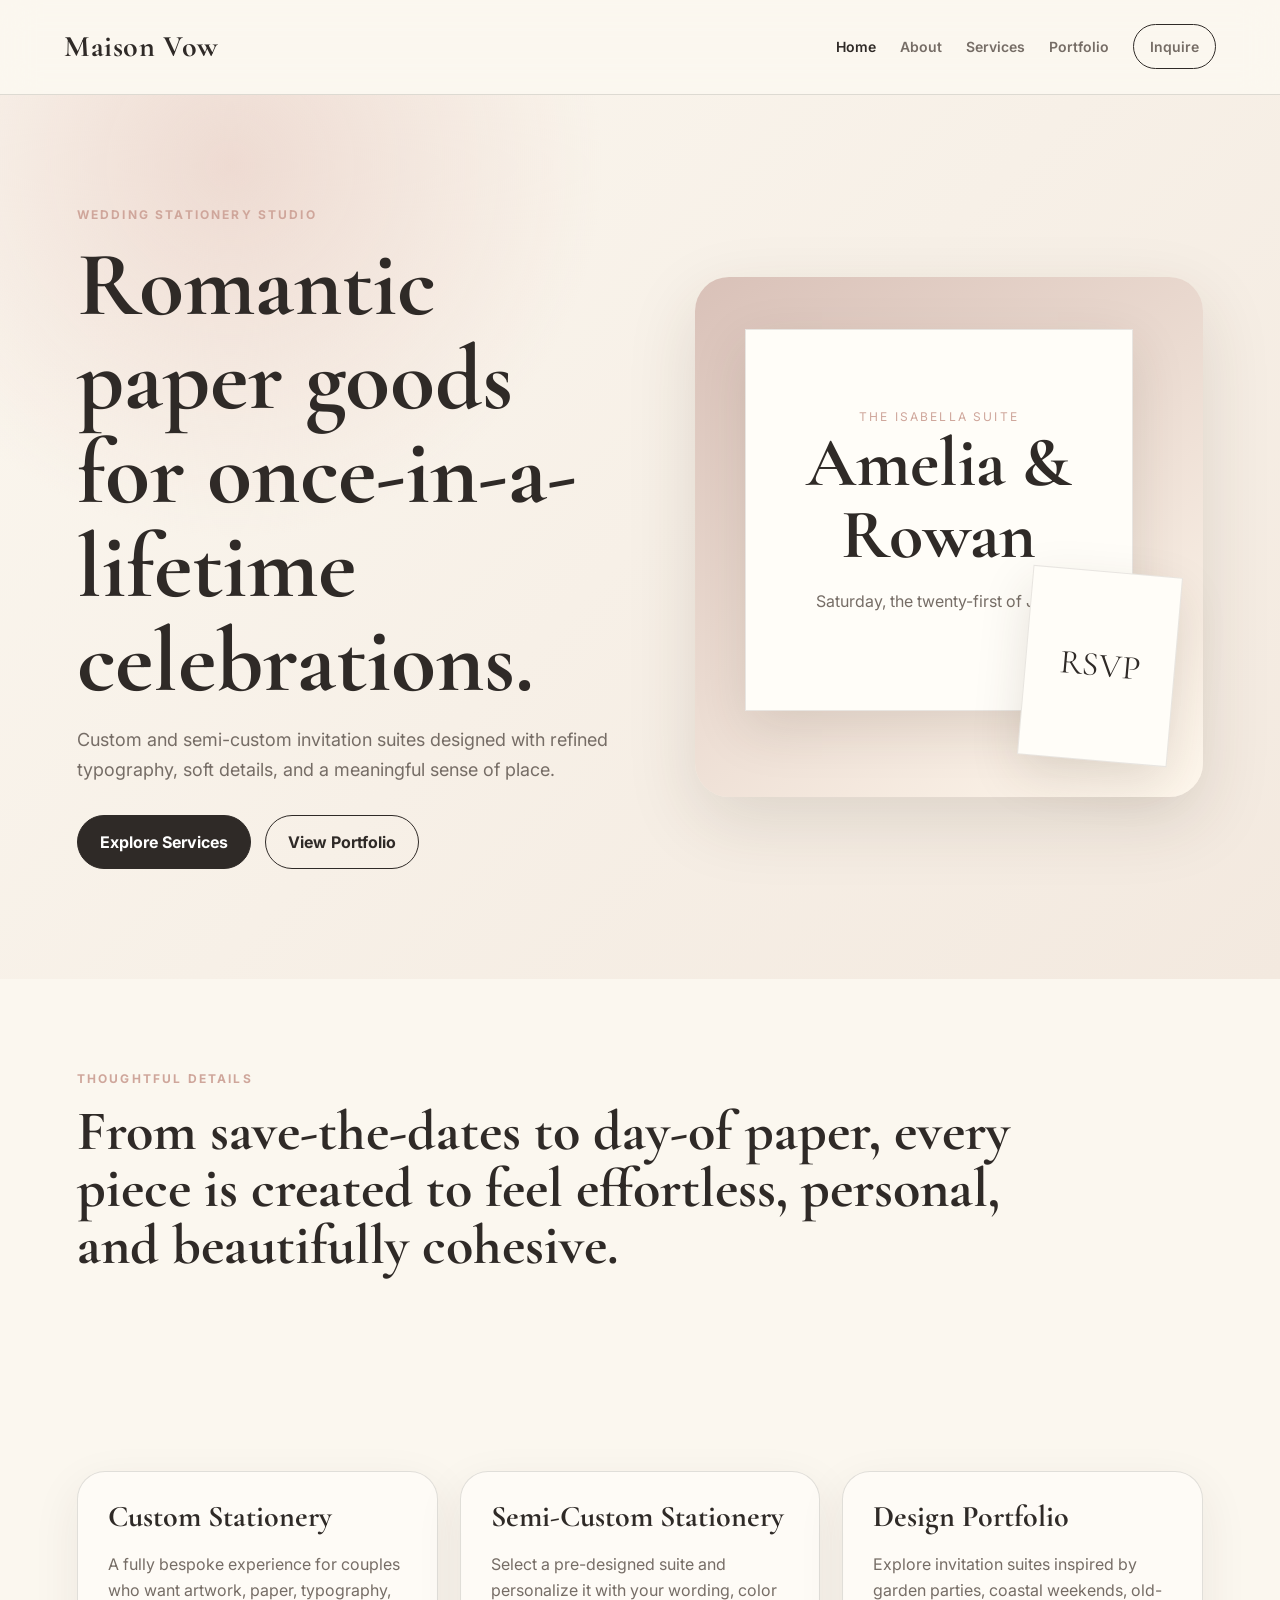
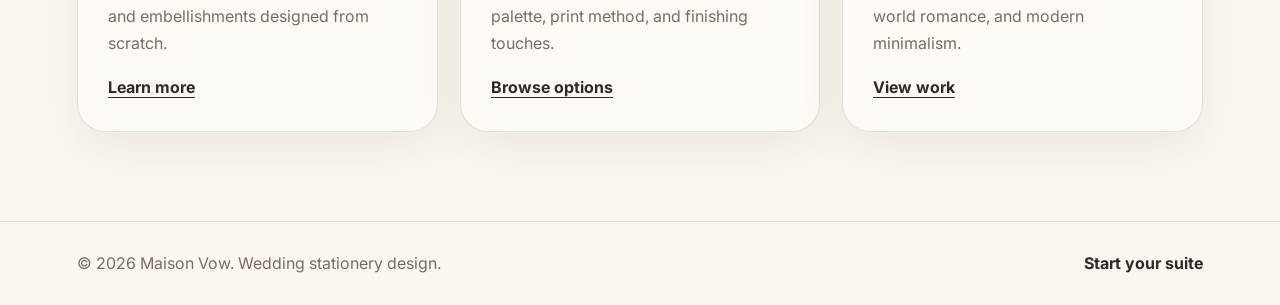
<file: index.html>
<!DOCTYPE html>
<html lang="en">
<head>
  <meta charset="UTF-8" />
  <meta name="viewport" content="width=device-width, initial-scale=1.0" />
  <title>Maison Vow | Wedding Invitation Design</title>
  <link rel="preconnect" href="https://fonts.googleapis.com">
  <link rel="preconnect" href="https://fonts.gstatic.com" crossorigin>
  <link href="https://fonts.googleapis.com/css2?family=Cormorant+Garamond:wght@500;600;700&family=Inter:wght@400;500;600&display=swap" rel="stylesheet">
  <link rel="stylesheet" href="styles.css" />
</head>
<body>
  <header class="site-header">
    <a class="logo" href="index.html">Maison Vow</a>
    <button class="nav-toggle" aria-label="Open navigation">☰</button>
    <nav class="nav-menu">
      <a href="index.html">Home</a>
      <a href="about.html">About</a>
      <a href="services.html">Services</a>
      <a href="portfolio.html">Portfolio</a>
      <a href="contact.html" class="nav-cta">Inquire</a>
    </nav>
  </header>

  <main>
    <section class="hero">
      <div class="hero-copy reveal">
        <p class="eyebrow">Wedding stationery studio</p>
        <h1>Romantic paper goods for once-in-a-lifetime celebrations.</h1>
        <p>Custom and semi-custom invitation suites designed with refined typography, soft details, and a meaningful sense of place.</p>
        <div class="button-row">
          <a class="btn primary" href="services.html">Explore Services</a>
          <a class="btn secondary" href="portfolio.html">View Portfolio</a>
        </div>
      </div>
      <div class="hero-card reveal delay-1">
        <div class="paper paper-large">
          <span>The Isabella Suite</span>
          <h2>Amelia & Rowan</h2>
          <p>Saturday, the twenty-first of June</p>
        </div>
        <div class="paper paper-small">RSVP</div>
      </div>
    </section>

    <section class="intro section-pad reveal">
      <p class="eyebrow">Thoughtful details</p>
      <h2>From save-the-dates to day-of paper, every piece is created to feel effortless, personal, and beautifully cohesive.</h2>
    </section>

    <section class="cards section-pad">
      <article class="card reveal">
        <h3>Custom Stationery</h3>
        <p>A fully bespoke experience for couples who want artwork, paper, typography, and embellishments designed from scratch.</p>
        <a href="services.html#custom">Learn more</a>
      </article>
      <article class="card reveal delay-1">
        <h3>Semi-Custom Stationery</h3>
        <p>Select a pre-designed suite and personalize it with your wording, color palette, print method, and finishing touches.</p>
        <a href="services.html#semi-custom">Browse options</a>
      </article>
      <article class="card reveal delay-2">
        <h3>Design Portfolio</h3>
        <p>Explore invitation suites inspired by garden parties, coastal weekends, old-world romance, and modern minimalism.</p>
        <a href="portfolio.html">View work</a>
      </article>
    </section>
  </main>

  <footer class="site-footer">
    <p>© <span class="year"></span> Maison Vow. Wedding stationery design.</p>
    <a href="contact.html">Start your suite</a>
  </footer>

  <script src="https://code.jquery.com/jquery-3.7.1.min.js"></script>
  <script src="script.js"></script>
</body>
</html>
</file>
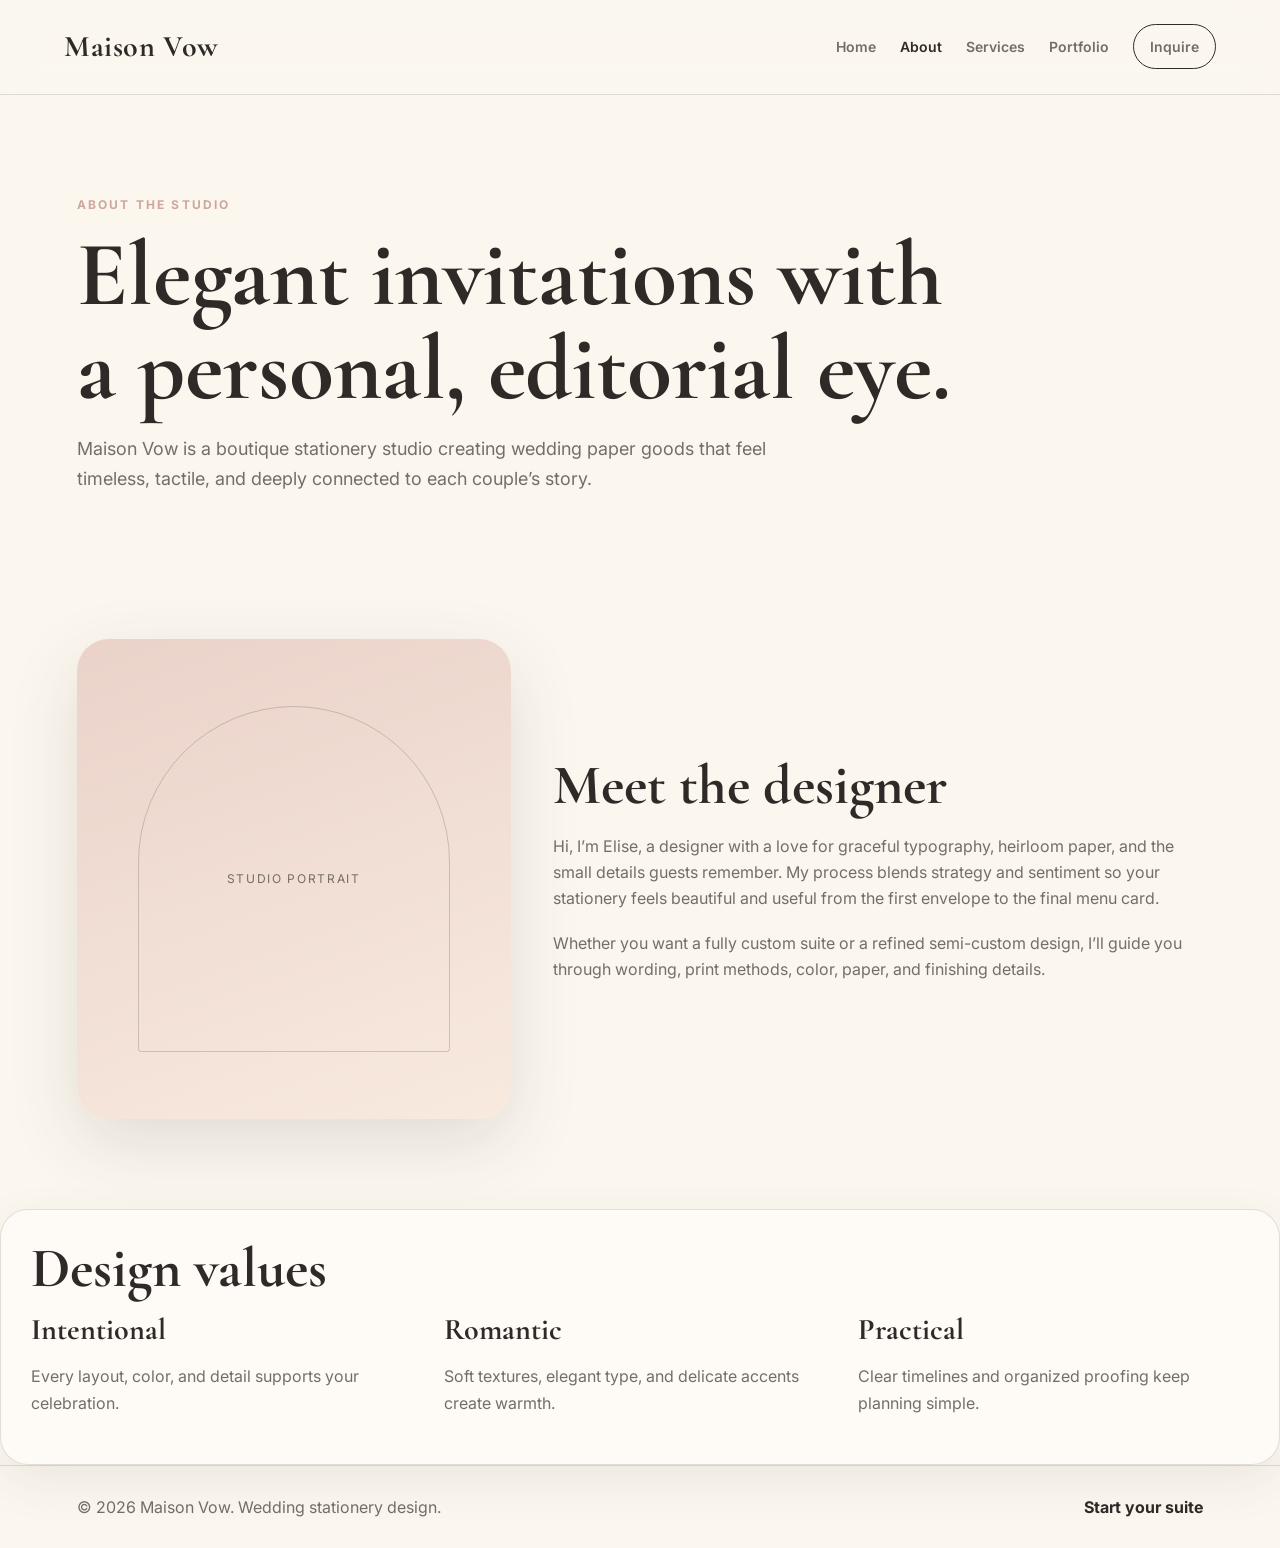
<file: about.html>
<!DOCTYPE html>
<html lang="en">
<head>
  <meta charset="UTF-8" />
  <meta name="viewport" content="width=device-width, initial-scale=1.0" />
  <title>About | Maison Vow</title>
  <link rel="preconnect" href="https://fonts.googleapis.com">
  <link rel="preconnect" href="https://fonts.gstatic.com" crossorigin>
  <link href="https://fonts.googleapis.com/css2?family=Cormorant+Garamond:wght@500;600;700&family=Inter:wght@400;500;600&display=swap" rel="stylesheet">
  <link rel="stylesheet" href="styles.css" />
</head>
<body>
  <header class="site-header">
    <a class="logo" href="index.html">Maison Vow</a>
    <button class="nav-toggle" aria-label="Open navigation">☰</button>
    <nav class="nav-menu">
      <a href="index.html">Home</a>
      <a href="about.html">About</a>
      <a href="services.html">Services</a>
      <a href="portfolio.html">Portfolio</a>
      <a href="contact.html" class="nav-cta">Inquire</a>
    </nav>
  </header>

  <main class="page">
    <section class="page-hero reveal">
      <p class="eyebrow">About the studio</p>
      <h1>Elegant invitations with a personal, editorial eye.</h1>
      <p>Maison Vow is a boutique stationery studio creating wedding paper goods that feel timeless, tactile, and deeply connected to each couple’s story.</p>
    </section>

    <section class="split section-pad">
      <div class="portrait-card reveal">
        <div class="portrait-placeholder">Studio Portrait</div>
      </div>
      <div class="split-copy reveal delay-1">
        <h2>Meet the designer</h2>
        <p>Hi, I’m Elise, a designer with a love for graceful typography, heirloom paper, and the small details guests remember. My process blends strategy and sentiment so your stationery feels beautiful and useful from the first envelope to the final menu card.</p>
        <p>Whether you want a fully custom suite or a refined semi-custom design, I’ll guide you through wording, print methods, color, paper, and finishing details.</p>
      </div>
    </section>

    <section class="values section-pad reveal">
      <h2>Design values</h2>
      <div class="value-grid">
        <div><h3>Intentional</h3><p>Every layout, color, and detail supports your celebration.</p></div>
        <div><h3>Romantic</h3><p>Soft textures, elegant type, and delicate accents create warmth.</p></div>
        <div><h3>Practical</h3><p>Clear timelines and organized proofing keep planning simple.</p></div>
      </div>
    </section>
  </main>

  <footer class="site-footer">
    <p>© <span class="year"></span> Maison Vow. Wedding stationery design.</p>
    <a href="contact.html">Start your suite</a>
  </footer>
  <script src="https://code.jquery.com/jquery-3.7.1.min.js"></script>
  <script src="script.js"></script>
</body>
</html>
</file>
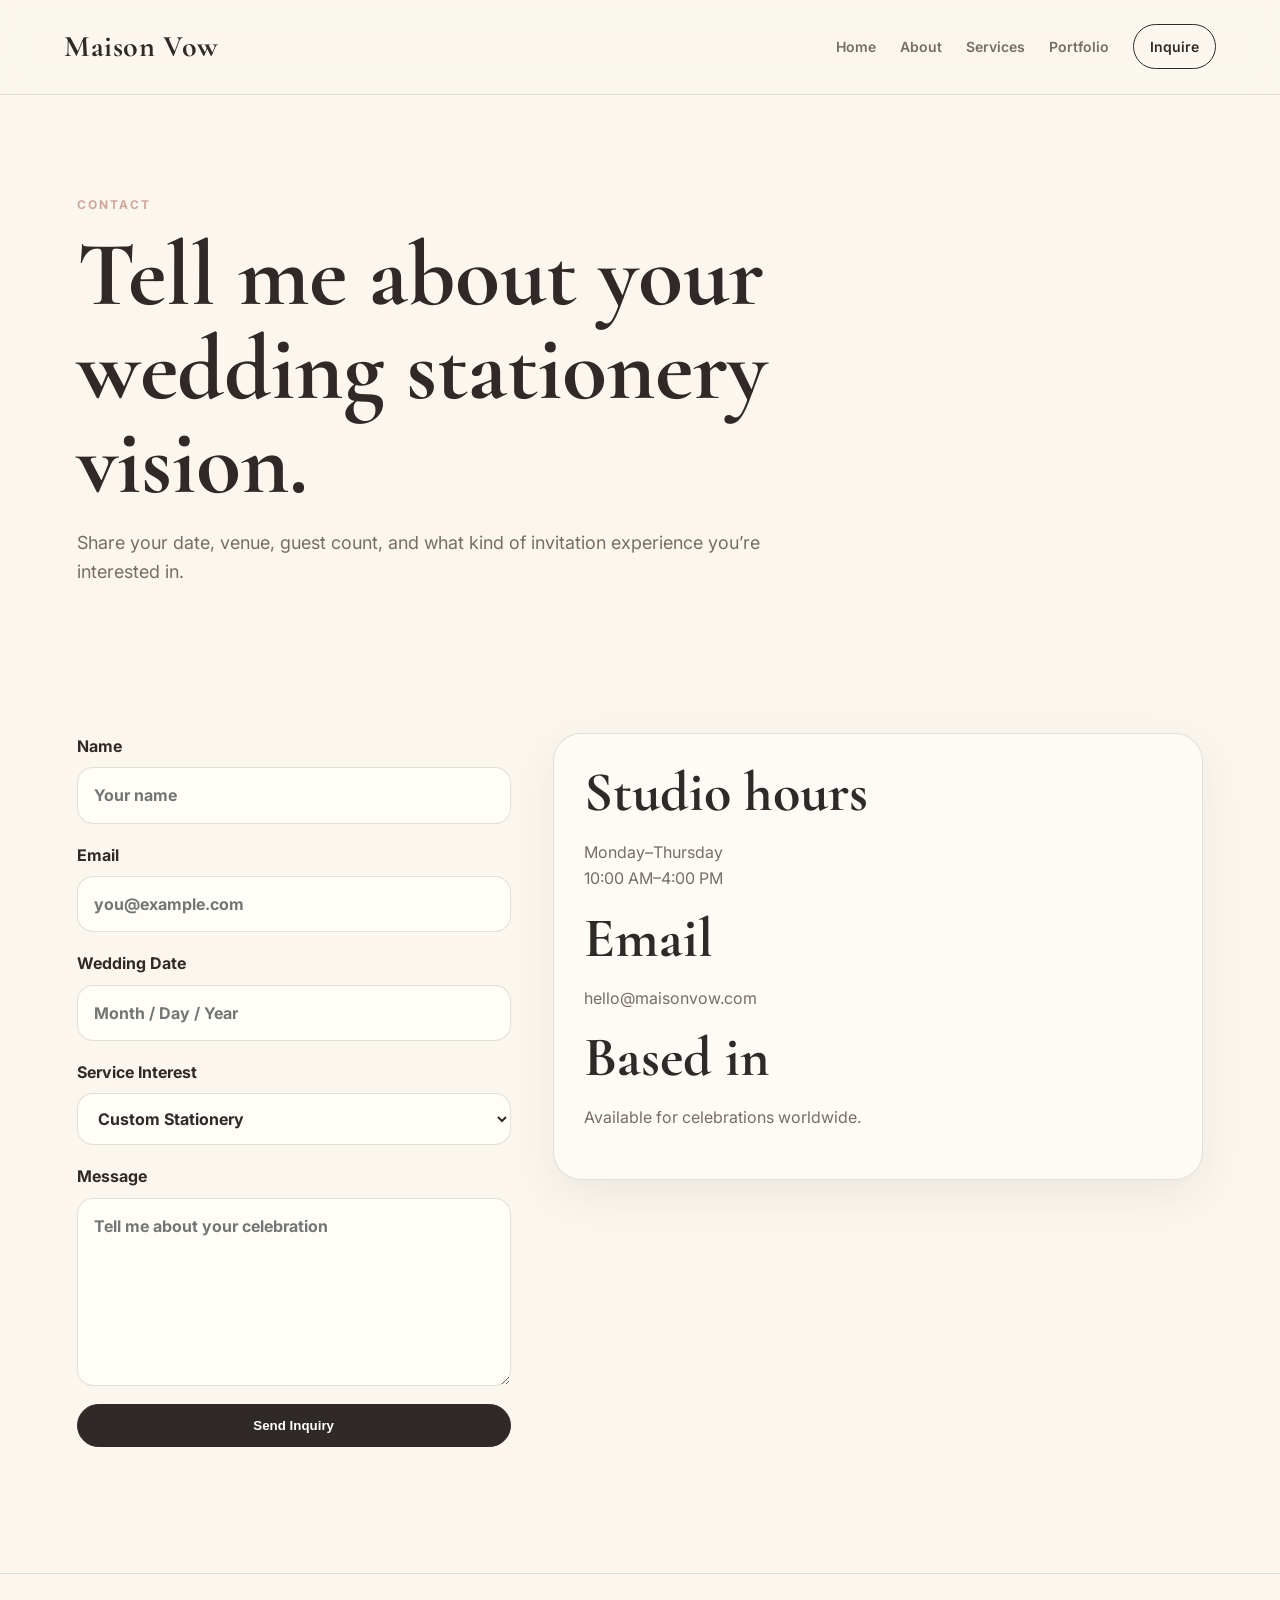
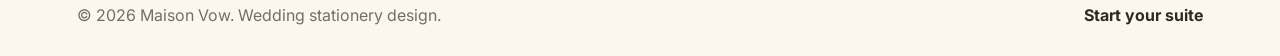
<file: contact.html>
<!DOCTYPE html>
<html lang="en">
<head>
  <meta charset="UTF-8" />
  <meta name="viewport" content="width=device-width, initial-scale=1.0" />
  <title>Contact | Maison Vow</title>
  <link rel="preconnect" href="https://fonts.googleapis.com">
  <link rel="preconnect" href="https://fonts.gstatic.com" crossorigin>
  <link href="https://fonts.googleapis.com/css2?family=Cormorant+Garamond:wght@500;600;700&family=Inter:wght@400;500;600&display=swap" rel="stylesheet">
  <link rel="stylesheet" href="styles.css" />
</head>
<body>
  <header class="site-header">
    <a class="logo" href="index.html">Maison Vow</a>
    <button class="nav-toggle" aria-label="Open navigation">☰</button>
    <nav class="nav-menu">
      <a href="index.html">Home</a>
      <a href="about.html">About</a>
      <a href="services.html">Services</a>
      <a href="portfolio.html">Portfolio</a>
      <a href="contact.html" class="nav-cta">Inquire</a>
    </nav>
  </header>

  <main class="page">
    <section class="page-hero reveal">
      <p class="eyebrow">Contact</p>
      <h1>Tell me about your wedding stationery vision.</h1>
      <p>Share your date, venue, guest count, and what kind of invitation experience you’re interested in.</p>
    </section>

    <section class="contact-layout section-pad">
      <form class="contact-form reveal">
        <label>Name<input type="text" name="name" placeholder="Your name" required></label>
        <label>Email<input type="email" name="email" placeholder="you@example.com" required></label>
        <label>Wedding Date<input type="text" name="date" placeholder="Month / Day / Year"></label>
        <label>Service Interest
          <select name="service">
            <option>Custom Stationery</option>
            <option>Semi-Custom Stationery</option>
            <option>Not sure yet</option>
          </select>
        </label>
        <label>Message<textarea name="message" rows="6" placeholder="Tell me about your celebration"></textarea></label>
        <button class="btn primary" type="submit">Send Inquiry</button>
        <p class="form-note"></p>
      </form>
      <aside class="contact-card reveal delay-1">
        <h2>Studio hours</h2>
        <p>Monday–Thursday<br>10:00 AM–4:00 PM</p>
        <h2>Email</h2>
        <p>hello@maisonvow.com</p>
        <h2>Based in</h2>
        <p>Available for celebrations worldwide.</p>
      </aside>
    </section>
  </main>

  <footer class="site-footer">
    <p>© <span class="year"></span> Maison Vow. Wedding stationery design.</p>
    <a href="contact.html">Start your suite</a>
  </footer>
  <script src="https://code.jquery.com/jquery-3.7.1.min.js"></script>
  <script src="script.js"></script>
</body>
</html>
</file>
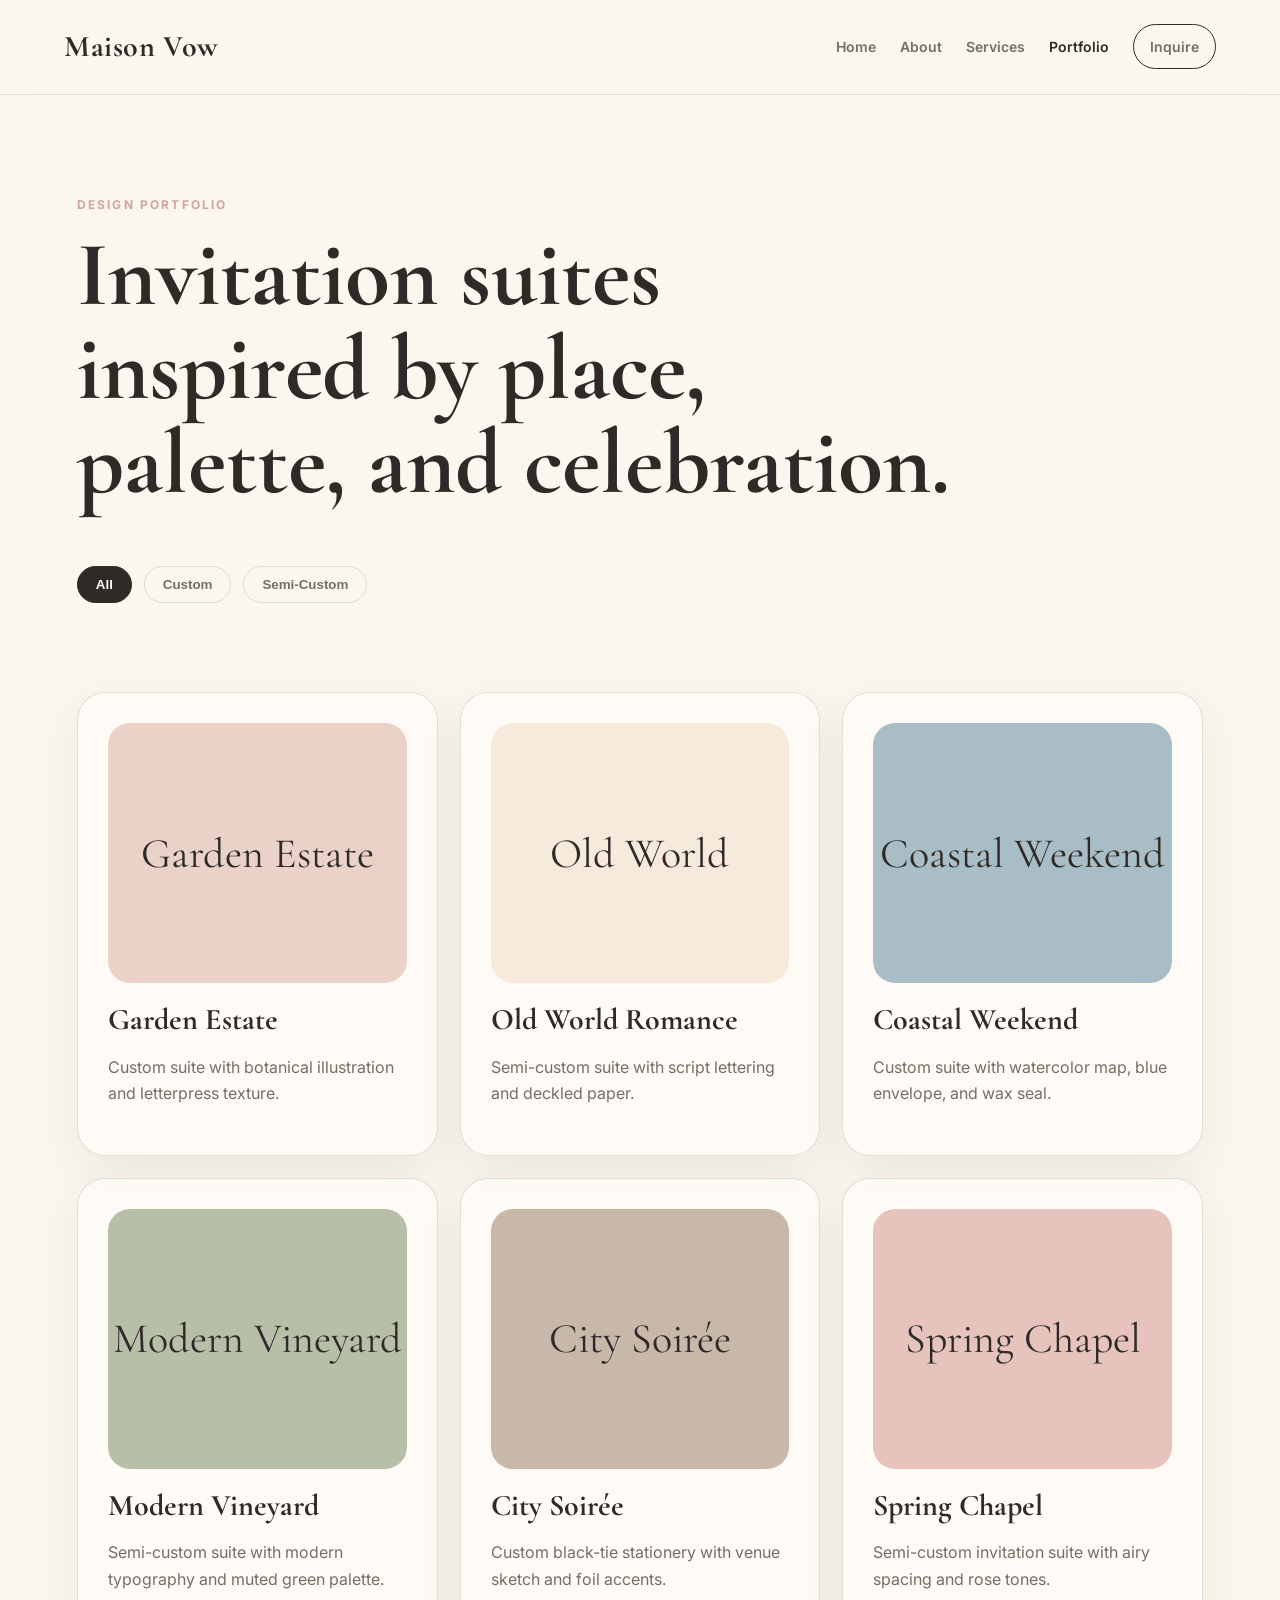
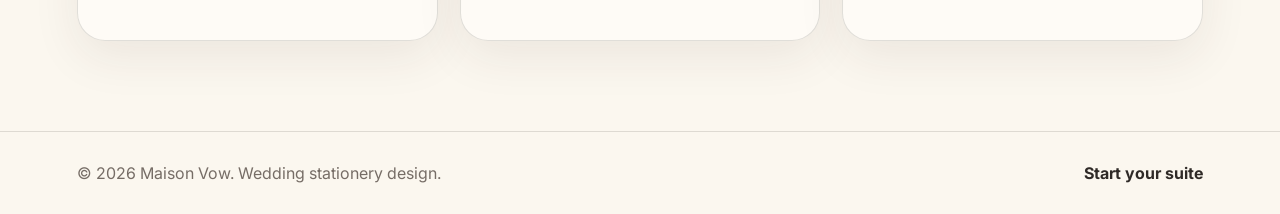
<file: portfolio.html>
<!DOCTYPE html>
<html lang="en">
<head>
  <meta charset="UTF-8" />
  <meta name="viewport" content="width=device-width, initial-scale=1.0" />
  <title>Portfolio | Maison Vow</title>
  <link rel="preconnect" href="https://fonts.googleapis.com">
  <link rel="preconnect" href="https://fonts.gstatic.com" crossorigin>
  <link href="https://fonts.googleapis.com/css2?family=Cormorant+Garamond:wght@500;600;700&family=Inter:wght@400;500;600&display=swap" rel="stylesheet">
  <link rel="stylesheet" href="styles.css" />
</head>
<body>
  <header class="site-header">
    <a class="logo" href="index.html">Maison Vow</a>
    <button class="nav-toggle" aria-label="Open navigation">☰</button>
    <nav class="nav-menu">
      <a href="index.html">Home</a>
      <a href="about.html">About</a>
      <a href="services.html">Services</a>
      <a href="portfolio.html">Portfolio</a>
      <a href="contact.html" class="nav-cta">Inquire</a>
    </nav>
  </header>

  <main class="page">
    <section class="page-hero reveal">
      <p class="eyebrow">Design portfolio</p>
      <h1>Invitation suites inspired by place, palette, and celebration.</h1>
    </section>

    <section class="filter-bar reveal">
      <button class="filter active" data-filter="all">All</button>
      <button class="filter" data-filter="custom">Custom</button>
      <button class="filter" data-filter="semi">Semi-Custom</button>
    </section>

    <section class="portfolio-grid section-pad">
      <article class="portfolio-item reveal" data-category="custom">
        <div class="portfolio-art blush">Garden Estate</div>
        <h3>Garden Estate</h3>
        <p>Custom suite with botanical illustration and letterpress texture.</p>
      </article>
      <article class="portfolio-item reveal" data-category="semi">
        <div class="portfolio-art cream">Old World</div>
        <h3>Old World Romance</h3>
        <p>Semi-custom suite with script lettering and deckled paper.</p>
      </article>
      <article class="portfolio-item reveal" data-category="custom">
        <div class="portfolio-art blue">Coastal Weekend</div>
        <h3>Coastal Weekend</h3>
        <p>Custom suite with watercolor map, blue envelope, and wax seal.</p>
      </article>
      <article class="portfolio-item reveal" data-category="semi">
        <div class="portfolio-art sage">Modern Vineyard</div>
        <h3>Modern Vineyard</h3>
        <p>Semi-custom suite with modern typography and muted green palette.</p>
      </article>
      <article class="portfolio-item reveal" data-category="custom">
        <div class="portfolio-art taupe">City Soirée</div>
        <h3>City Soirée</h3>
        <p>Custom black-tie stationery with venue sketch and foil accents.</p>
      </article>
      <article class="portfolio-item reveal" data-category="semi">
        <div class="portfolio-art rose">Spring Chapel</div>
        <h3>Spring Chapel</h3>
        <p>Semi-custom invitation suite with airy spacing and rose tones.</p>
      </article>
    </section>
  </main>

  <footer class="site-footer">
    <p>© <span class="year"></span> Maison Vow. Wedding stationery design.</p>
    <a href="contact.html">Start your suite</a>
  </footer>
  <script src="https://code.jquery.com/jquery-3.7.1.min.js"></script>
  <script src="script.js"></script>
</body>
</html>
</file>
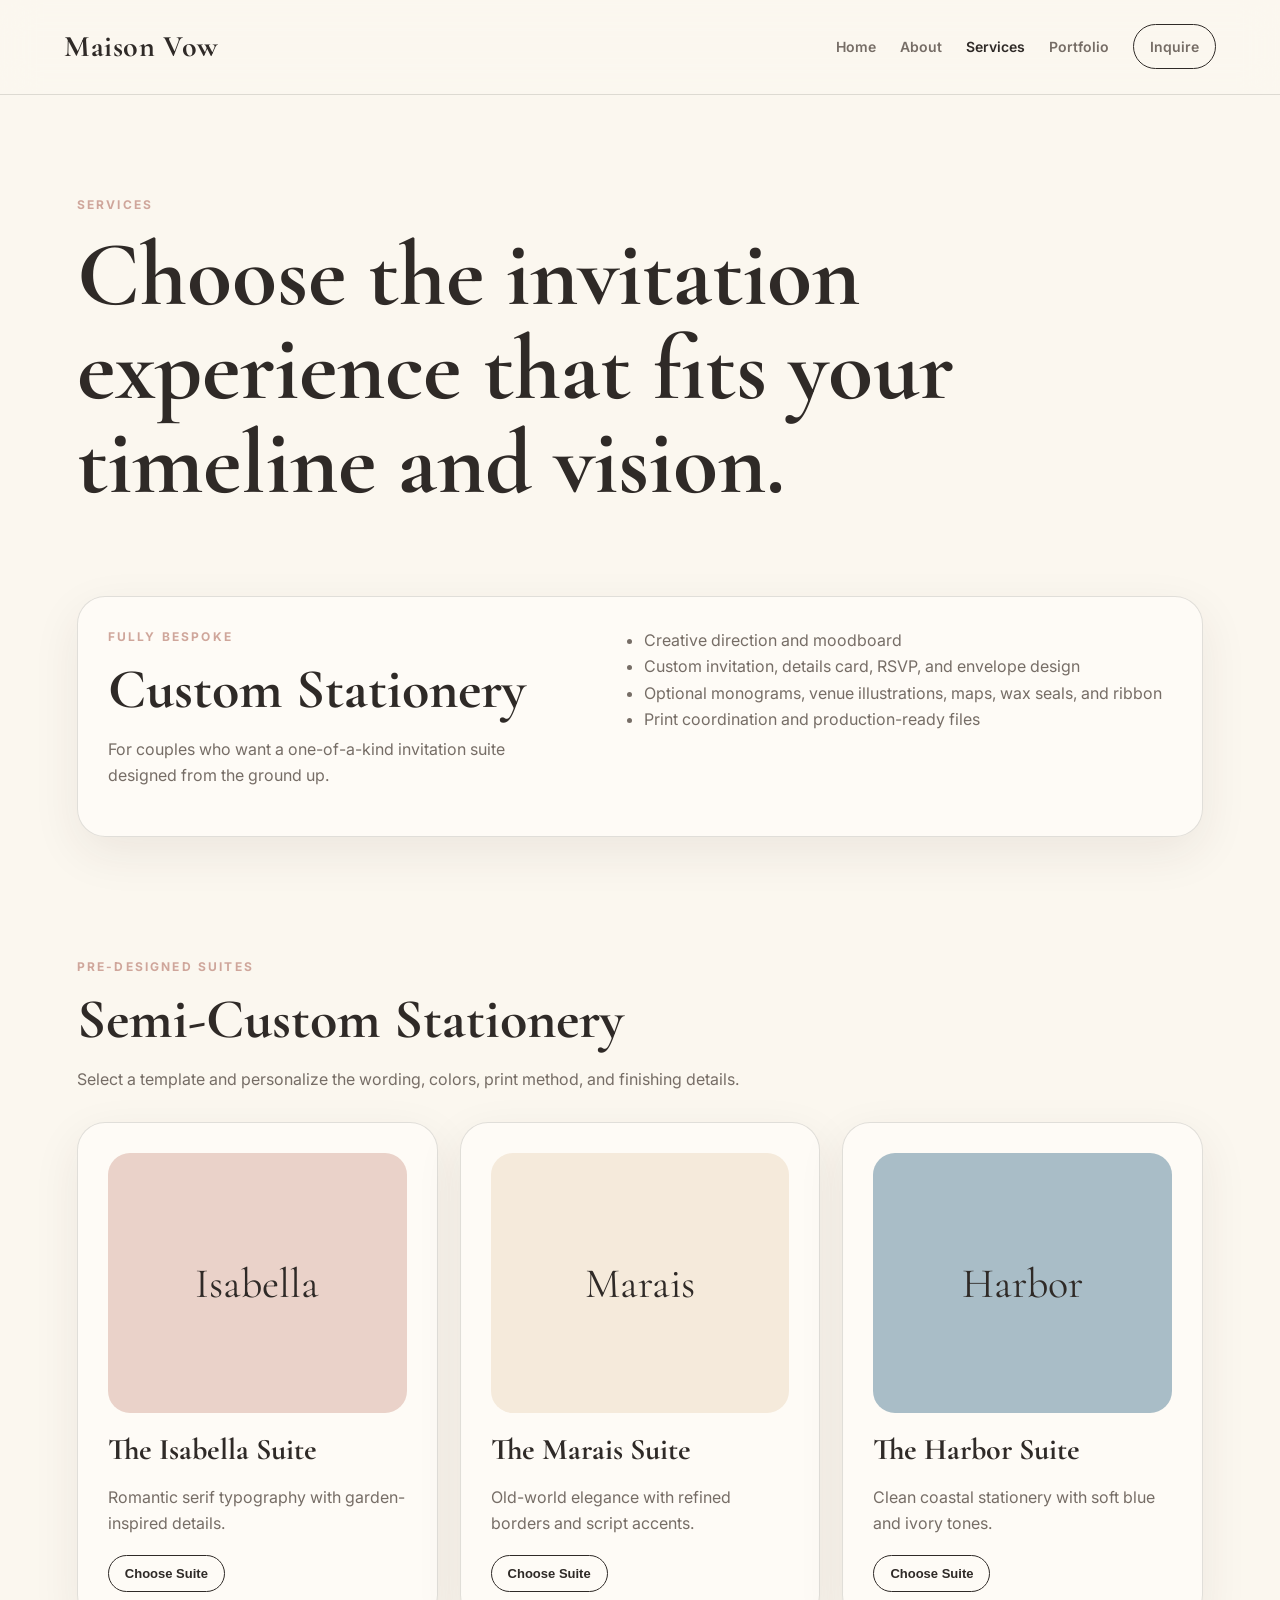
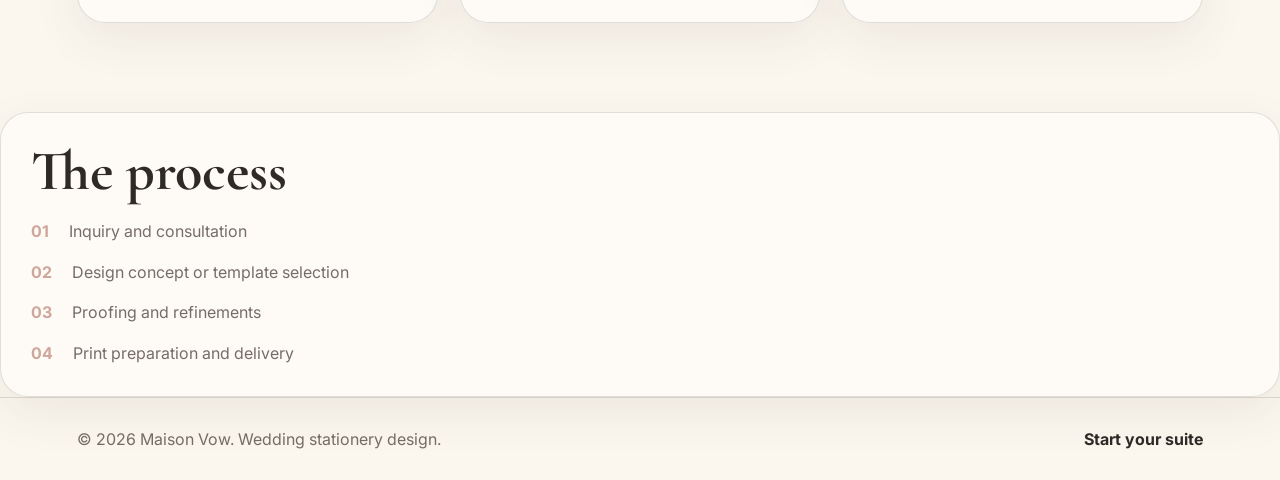
<file: services.html>
<!DOCTYPE html>
<html lang="en">
<head>
  <meta charset="UTF-8" />
  <meta name="viewport" content="width=device-width, initial-scale=1.0" />
  <title>Services | Maison Vow</title>
  <link rel="preconnect" href="https://fonts.googleapis.com">
  <link rel="preconnect" href="https://fonts.gstatic.com" crossorigin>
  <link href="https://fonts.googleapis.com/css2?family=Cormorant+Garamond:wght@500;600;700&family=Inter:wght@400;500;600&display=swap" rel="stylesheet">
  <link rel="stylesheet" href="styles.css" />
</head>
<body>
  <header class="site-header">
    <a class="logo" href="index.html">Maison Vow</a>
    <button class="nav-toggle" aria-label="Open navigation">☰</button>
    <nav class="nav-menu">
      <a href="index.html">Home</a>
      <a href="about.html">About</a>
      <a href="services.html">Services</a>
      <a href="portfolio.html">Portfolio</a>
      <a href="contact.html" class="nav-cta">Inquire</a>
    </nav>
  </header>

  <main class="page">
    <section class="page-hero reveal">
      <p class="eyebrow">Services</p>
      <h1>Choose the invitation experience that fits your timeline and vision.</h1>
    </section>

    <section id="custom" class="service-band reveal">
      <div>
        <p class="eyebrow">Fully bespoke</p>
        <h2>Custom Stationery</h2>
        <p>For couples who want a one-of-a-kind invitation suite designed from the ground up.</p>
      </div>
      <ul>
        <li>Creative direction and moodboard</li>
        <li>Custom invitation, details card, RSVP, and envelope design</li>
        <li>Optional monograms, venue illustrations, maps, wax seals, and ribbon</li>
        <li>Print coordination and production-ready files</li>
      </ul>
    </section>

    <section id="semi-custom" class="section-pad reveal">
      <div class="section-heading">
        <p class="eyebrow">Pre-designed suites</p>
        <h2>Semi-Custom Stationery</h2>
        <p>Select a template and personalize the wording, colors, print method, and finishing details.</p>
      </div>
      <div class="template-grid">
        <article class="template-card" data-suite="The Isabella Suite">
          <div class="suite-preview blush">Isabella</div>
          <h3>The Isabella Suite</h3>
          <p>Romantic serif typography with garden-inspired details.</p>
          <button class="btn small choose-suite">Choose Suite</button>
        </article>
        <article class="template-card" data-suite="The Marais Suite">
          <div class="suite-preview cream">Marais</div>
          <h3>The Marais Suite</h3>
          <p>Old-world elegance with refined borders and script accents.</p>
          <button class="btn small choose-suite">Choose Suite</button>
        </article>
        <article class="template-card" data-suite="The Harbor Suite">
          <div class="suite-preview blue">Harbor</div>
          <h3>The Harbor Suite</h3>
          <p>Clean coastal stationery with soft blue and ivory tones.</p>
          <button class="btn small choose-suite">Choose Suite</button>
        </article>
      </div>
    </section>

    <section class="process section-pad reveal">
      <h2>The process</h2>
      <ol>
        <li><span>01</span> Inquiry and consultation</li>
        <li><span>02</span> Design concept or template selection</li>
        <li><span>03</span> Proofing and refinements</li>
        <li><span>04</span> Print preparation and delivery</li>
      </ol>
    </section>
  </main>

  <footer class="site-footer">
    <p>© <span class="year"></span> Maison Vow. Wedding stationery design.</p>
    <a href="contact.html">Start your suite</a>
  </footer>
  <script src="https://code.jquery.com/jquery-3.7.1.min.js"></script>
  <script src="script.js"></script>
</body>
</html>
</file>
<file: styles.css>
:root {
  --ink: #2f2a27;
  --muted: #766d66;
  --cream: #fbf7ef;
  --paper: #fffdf8;
  --blush: #ead2c9;
  --rose: #cfa69b;
  --sage: #b7bfa9;
  --blue: #a9bdc7;
  --taupe: #c7b8aa;
  --line: rgba(47, 42, 39, 0.14);
  --shadow: 0 24px 70px rgba(60, 43, 32, 0.13);
}

* { box-sizing: border-box; }
html { scroll-behavior: smooth; }
body {
  margin: 0;
  font-family: 'Inter', sans-serif;
  color: var(--ink);
  background: var(--cream);
  line-height: 1.65;
}

a { color: inherit; text-decoration: none; }
img { max-width: 100%; display: block; }

.site-header {
  position: sticky;
  top: 0;
  z-index: 20;
  display: flex;
  align-items: center;
  justify-content: space-between;
  padding: 22px clamp(20px, 5vw, 64px);
  background: rgba(251, 247, 239, 0.88);
  backdrop-filter: blur(18px);
  border-bottom: 1px solid var(--line);
}

.logo {
  font-family: 'Cormorant Garamond', serif;
  font-size: 30px;
  font-weight: 700;
  letter-spacing: 0.02em;
}

.nav-menu {
  display: flex;
  align-items: center;
  gap: 24px;
  font-size: 14px;
  font-weight: 600;
}

.nav-menu a { color: var(--muted); }
.nav-menu a:hover, .nav-menu a.active { color: var(--ink); }
.nav-cta {
  padding: 10px 16px;
  border: 1px solid var(--ink);
  border-radius: 999px;
}

.nav-toggle {
  display: none;
  border: 0;
  background: transparent;
  font-size: 26px;
  color: var(--ink);
}

.hero {
  display: grid;
  grid-template-columns: 1.05fr 0.95fr;
  gap: 56px;
  align-items: center;
  min-height: 78vh;
  padding: clamp(56px, 9vw, 110px) clamp(20px, 6vw, 88px);
  background:
    radial-gradient(circle at 18% 8%, rgba(234, 210, 201, 0.75), transparent 28%),
    linear-gradient(135deg, #fbf7ef 0%, #f3e9df 100%);
}

.eyebrow {
  margin: 0 0 14px;
  color: var(--rose);
  font-size: 12px;
  font-weight: 700;
  letter-spacing: 0.18em;
  text-transform: uppercase;
}

h1, h2, h3 {
  font-family: 'Cormorant Garamond', serif;
  line-height: 1.02;
  margin: 0 0 18px;
}

h1 { font-size: clamp(48px, 8vw, 92px); }
h2 { font-size: clamp(34px, 5vw, 56px); }
h3 { font-size: 30px; }
p { color: var(--muted); margin: 0 0 18px; }

.hero-copy p:not(.eyebrow) { max-width: 600px; font-size: 18px; }
.button-row { display: flex; flex-wrap: wrap; gap: 14px; margin-top: 30px; }
.btn {
  display: inline-flex;
  align-items: center;
  justify-content: center;
  border: 1px solid var(--ink);
  border-radius: 999px;
  padding: 13px 22px;
  font-weight: 700;
  cursor: pointer;
  transition: transform 0.2s ease, background 0.2s ease;
}
.btn:hover { transform: translateY(-2px); }
.btn.primary { background: var(--ink); color: #fff; }
.btn.secondary, .btn.small { background: transparent; color: var(--ink); }
.btn.small { padding: 10px 16px; font-size: 13px; }

.hero-card {
  position: relative;
  min-height: 520px;
  border-radius: 34px;
  background: linear-gradient(145deg, #d9c1b8, #fff8ed);
  box-shadow: var(--shadow);
  padding: 48px;
}

.paper {
  position: absolute;
  background: var(--paper);
  border: 1px solid rgba(47, 42, 39, 0.11);
  box-shadow: 0 18px 50px rgba(65, 43, 28, 0.13);
  text-align: center;
}
.paper-large {
  inset: 52px 70px 86px 50px;
  display: flex;
  flex-direction: column;
  justify-content: center;
  padding: 40px;
}
.paper-large span {
  color: var(--rose);
  letter-spacing: 0.18em;
  text-transform: uppercase;
  font-size: 12px;
}
.paper-large h2 { font-size: clamp(42px, 6vw, 70px); }
.paper-small {
  right: 28px;
  bottom: 36px;
  width: 150px;
  height: 190px;
  display: grid;
  place-items: center;
  font-family: 'Cormorant Garamond', serif;
  font-size: 34px;
  transform: rotate(5deg);
}

.section-pad { padding: clamp(52px, 7vw, 92px) clamp(20px, 6vw, 88px); }
.intro { max-width: 1100px; }
.cards, .template-grid, .portfolio-grid, .value-grid {
  display: grid;
  grid-template-columns: repeat(3, minmax(0, 1fr));
  gap: 22px;
}
.card, .template-card, .portfolio-item, .contact-card, .values, .service-band, .process {
  background: rgba(255, 253, 248, 0.74);
  border: 1px solid var(--line);
  border-radius: 28px;
  padding: 30px;
  box-shadow: 0 16px 48px rgba(60, 43, 32, 0.08);
}
.card a { font-weight: 700; border-bottom: 1px solid currentColor; }

.page { min-height: 70vh; }
.page-hero {
  padding: clamp(54px, 8vw, 100px) clamp(20px, 6vw, 88px) 38px;
  max-width: 1050px;
}
.page-hero p:not(.eyebrow) { max-width: 700px; font-size: 18px; }

.split, .contact-layout {
  display: grid;
  grid-template-columns: 0.8fr 1.2fr;
  gap: 42px;
  align-items: center;
}
.portrait-card {
  min-height: 480px;
  border-radius: 32px;
  background: linear-gradient(160deg, var(--blush), #f8eadf);
  display: grid;
  place-items: center;
  box-shadow: var(--shadow);
}
.portrait-placeholder {
  width: 72%;
  height: 72%;
  border: 1px solid rgba(47,42,39,0.2);
  border-radius: 999px 999px 20px 20px;
  display: grid;
  place-items: center;
  color: var(--muted);
  letter-spacing: 0.14em;
  text-transform: uppercase;
  font-size: 12px;
}

.service-band {
  margin: 30px clamp(20px, 6vw, 88px);
  display: grid;
  grid-template-columns: 0.9fr 1.1fr;
  gap: 32px;
}
.service-band ul, .process ol { margin: 0; color: var(--muted); }
.process ol { list-style: none; padding: 0; display: grid; gap: 14px; }
.process span { color: var(--rose); font-weight: 700; margin-right: 16px; }
.section-heading { max-width: 760px; margin-bottom: 30px; }
.suite-preview, .portfolio-art {
  height: 260px;
  display: grid;
  place-items: center;
  border-radius: 22px;
  margin-bottom: 22px;
  font-family: 'Cormorant Garamond', serif;
  font-size: 42px;
  color: var(--ink);
}
.blush { background: var(--blush); }
.cream { background: #f5eadb; }
.blue { background: var(--blue); }
.sage { background: var(--sage); }
.taupe { background: var(--taupe); }
.rose { background: #e6c4bd; }

.filter-bar {
  padding: 0 clamp(20px, 6vw, 88px);
  display: flex;
  gap: 12px;
  flex-wrap: wrap;
}
.filter {
  border: 1px solid var(--line);
  background: transparent;
  border-radius: 999px;
  padding: 10px 18px;
  cursor: pointer;
  color: var(--muted);
  font-weight: 700;
}
.filter.active { background: var(--ink); color: #fff; border-color: var(--ink); }

.contact-layout { align-items: start; }
.contact-form { display: grid; gap: 18px; }
label { display: grid; gap: 8px; font-weight: 700; color: var(--ink); }
input, select, textarea {
  width: 100%;
  border: 1px solid var(--line);
  border-radius: 16px;
  padding: 14px 16px;
  background: var(--paper);
  color: var(--ink);
  font: inherit;
}
textarea { resize: vertical; }
.form-note { font-weight: 700; color: var(--rose); }

.site-footer {
  display: flex;
  justify-content: space-between;
  gap: 20px;
  padding: 28px clamp(20px, 6vw, 88px);
  border-top: 1px solid var(--line);
}
.site-footer p { margin: 0; }
.site-footer a { font-weight: 700; }

.reveal { opacity: 0; transform: translateY(18px); transition: opacity 0.7s ease, transform 0.7s ease; }
.reveal.visible { opacity: 1; transform: translateY(0); }
.delay-1 { transition-delay: 0.12s; }
.delay-2 { transition-delay: 0.24s; }

@media (max-width: 900px) {
  .nav-toggle { display: block; }
  .nav-menu {
    position: absolute;
    top: 75px;
    left: 20px;
    right: 20px;
    display: none;
    flex-direction: column;
    align-items: stretch;
    padding: 20px;
    background: var(--paper);
    border: 1px solid var(--line);
    border-radius: 22px;
    box-shadow: var(--shadow);
  }
  .nav-menu.open { display: flex; }
  .hero, .split, .service-band, .contact-layout { grid-template-columns: 1fr; }
  .hero-card { min-height: 430px; }
  .cards, .template-grid, .portfolio-grid, .value-grid { grid-template-columns: 1fr; }
  .site-footer { flex-direction: column; }
}

@media (max-width: 560px) {
  h1 { font-size: 44px; }
  .hero-card { padding: 24px; min-height: 360px; }
  .paper-large { inset: 28px 36px 70px 28px; }
  .paper-small { width: 118px; height: 140px; font-size: 28px; }
}
</file>
